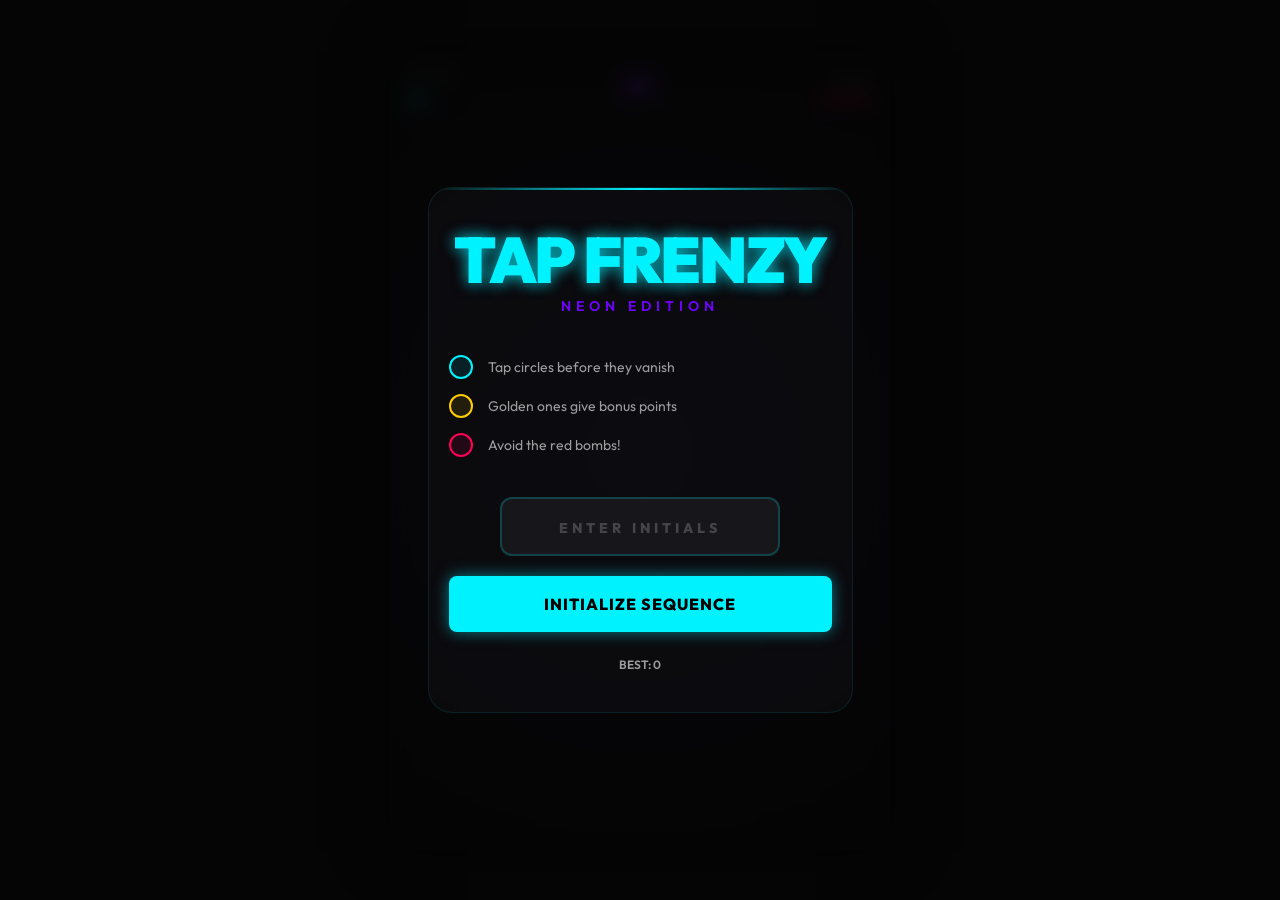
<file: index.html>
<!DOCTYPE html>
<html lang="en">
<head>
    <meta charset="UTF-8">
    <meta name="viewport" content="width=device-width, initial-scale=1.0, maximum-scale=1.0, user-scalable=no">
    <title>Tap Frenzy | Neon Edition</title>
    <link rel="preconnect" href="https://fonts.googleapis.com">
    <link rel="preconnect" href="https://fonts.gstatic.com" crossorigin>
    <link href="https://fonts.googleapis.com/css2?family=Outfit:wght@300;400;600;800&display=swap" rel="stylesheet">
    <link rel="stylesheet" href="style.css">
</head>
<body>
    <div id="game-container">
        <!-- Background Elements -->
        <div class="bg-glow"></div>
        <div class="grid-overlay"></div>

        <!-- HUD -->
        <div id="hud">
            <div class="stat-group">
                <span class="stat-label">SCORE</span>
                <span id="score" class="stat-value">0</span>
            </div>
            <div class="stat-group center">
                <span id="combo-badge" class="badge">x1</span>
                <div class="combo-container">
                    <div id="combo-bar"></div>
                </div>
            </div>
            <div class="stat-group right">
                <span class="stat-label">LIVES</span>
                <div id="lives-container" class="lives">
                    <div class="life active"></div>
                    <div class="life active"></div>
                    <div class="life active"></div>
                </div>
            </div>
        </div>

        <!-- Game Arena -->
        <div id="arena"></div>

        <!-- Screens -->
        <div id="screen-overlay" class="overlay visible">
            <!-- Start Screen -->
            <div id="start-screen" class="screen">
                <h1 class="glitch-text" data-text="TAP FRENZY">TAP FRENZY</h1>
                <p class="subtitle">NEON EDITION</p>
                
                <div class="instructions">
                    <div class="instruction-item">
                        <span class="icon standard"></span>
                        <span>Tap circles before they vanish</span>
                    </div>
                    <div class="instruction-item">
                        <span class="icon gold"></span>
                        <span>Golden ones give bonus points</span>
                    </div>
                    <div class="instruction-item">
                        <span class="icon bomb"></span>
                        <span>Avoid the red bombs!</span>
                    </div>
                </div>

                <div class="input-wrapper">
                    <input type="text" id="player-name" placeholder="ENTER INITIALS" maxlength="3">
                </div>

                <button id="start-btn" class="primary-btn">INITIALIZE SEQUENCE</button>
                
                <div class="high-score-hint">
                    BEST: <span id="best-score">0</span>
                </div>
            </div>

            <!-- Game Over Screen -->
            <div id="game-over-screen" class="screen hidden">
                <h2 class="game-over-title">SEQUENCE TERMINATED</h2>
                
                <div class="final-stats">
                    <div class="final-stat">
                        <span class="label">FINAL SCORE</span>
                        <span id="final-score" class="value">0</span>
                    </div>
                    <div class="final-stat">
                        <span class="label">MAX COMBO</span>
                        <span id="max-combo" class="value">x1</span>
                    </div>
                </div>

                <div id="leaderboard">
                    <h3>ELITE OPERATORS</h3>
                    <div id="leaderboard-list">
                        <!-- Populated by JS -->
                    </div>
                </div>

                <button id="restart-btn" class="primary-btn">REBOOT SYSTEM</button>
            </div>
        </div>
    </div>

    <script src="script.js"></script>
</body>
</html>
</file>
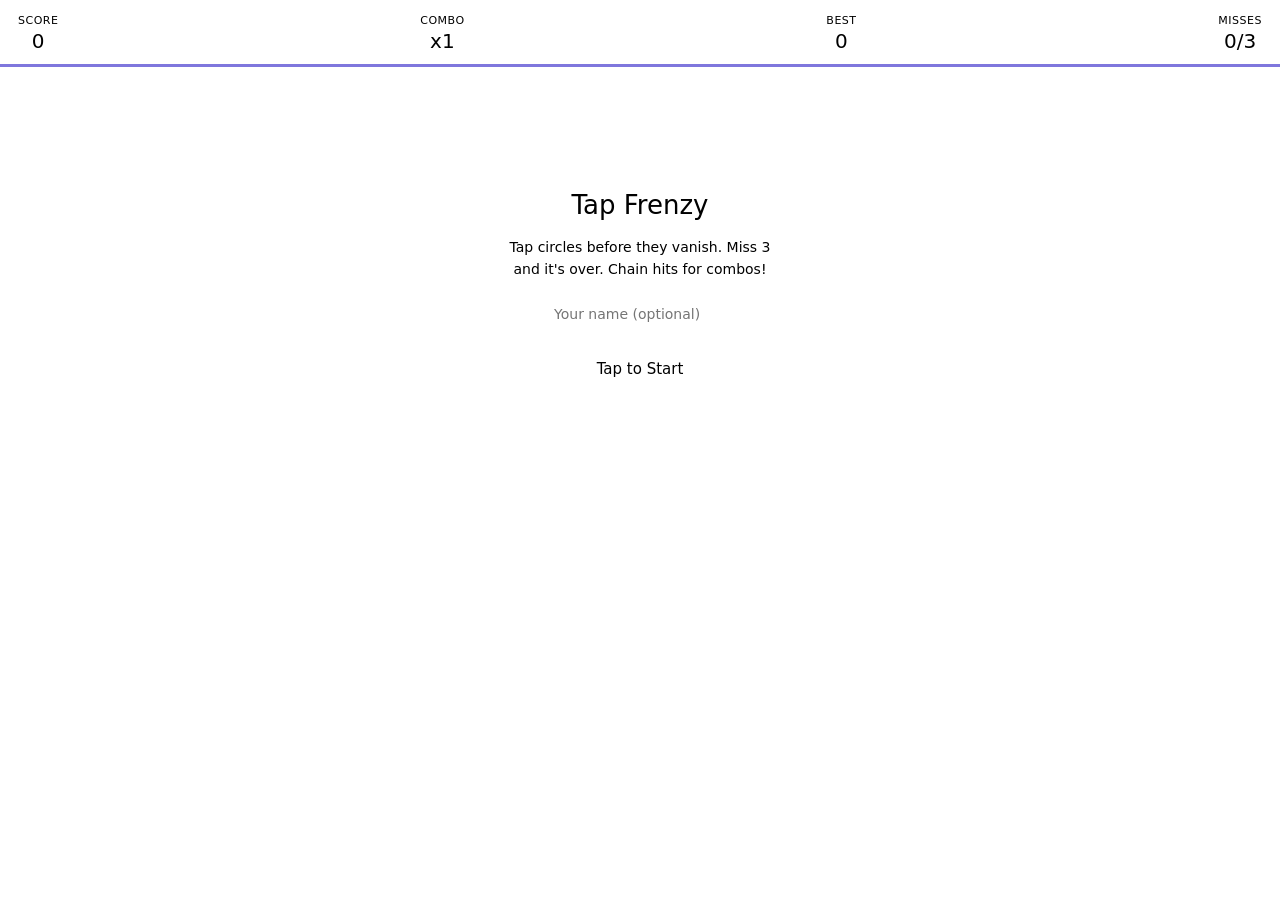
<file: tap_frenzy_game.html>
<!DOCTYPE html>
<html>
<head>
<style>
*{margin:0;padding:0;box-sizing:border-box;user-select:none;-webkit-user-select:none;}
body{font-family:var(--font-sans,system-ui);background:transparent;overflow:hidden;touch-action:manipulation;}
#game{width:100%;height:580px;position:relative;overflow:hidden;border-radius:var(--border-radius-lg,12px);border:0.5px solid var(--color-border-tertiary);}
#arena{width:100%;height:100%;position:relative;background:var(--color-background-primary);}
#hud{position:absolute;top:0;left:0;right:0;padding:14px 18px;display:flex;justify-content:space-between;align-items:center;background:var(--color-background-primary);border-bottom:0.5px solid var(--color-border-tertiary);z-index:10;}
.stat{display:flex;flex-direction:column;align-items:center;gap:2px;}
.stat-label{font-size:11px;color:var(--color-text-tertiary);letter-spacing:0.5px;text-transform:uppercase;}
.stat-val{font-size:20px;font-weight:500;color:var(--color-text-primary);}
#timer-bar{position:absolute;bottom:0;left:0;height:3px;background:#7F77DD;transition:width 0.1s linear;z-index:10;}
#target-area{position:absolute;top:54px;left:0;right:0;bottom:0;}
.target{position:absolute;border-radius:50%;display:flex;align-items:center;justify-content:center;font-size:13px;font-weight:500;cursor:pointer;transition:transform 0.1s;will-change:transform,opacity;}
.target:active{transform:scale(0.88)!important;}
.target.pop{animation:pop 0.18s ease-out forwards;}
.target.miss-anim{animation:miss 0.22s ease-out forwards;}
@keyframes pop{0%{transform:scale(1)}50%{transform:scale(1.25)}100%{transform:scale(0);opacity:0}}
@keyframes miss{0%{transform:scale(1)}100%{transform:scale(1.4);opacity:0}}
.combo-text{position:absolute;font-size:15px;font-weight:500;pointer-events:none;animation:floatUp 0.7s ease-out forwards;z-index:20;}
@keyframes floatUp{0%{opacity:1;transform:translateY(0)}100%{opacity:0;transform:translateY(-50px)}}
.ripple{position:absolute;border-radius:50%;pointer-events:none;animation:rippleAnim 0.4s ease-out forwards;}
@keyframes rippleAnim{0%{transform:scale(0.5);opacity:0.7}100%{transform:scale(2.5);opacity:0}}
#screen{position:absolute;inset:0;display:flex;flex-direction:column;align-items:center;justify-content:center;gap:16px;background:var(--color-background-primary);z-index:30;}
#screen h2{font-size:26px;font-weight:500;color:var(--color-text-primary);}
#screen p{font-size:14px;color:var(--color-text-secondary);text-align:center;max-width:280px;line-height:1.6;}
#screen button{padding:12px 32px;border-radius:var(--border-radius-md);border:0.5px solid var(--color-border-secondary);background:var(--color-background-secondary);color:var(--color-text-primary);font-size:15px;cursor:pointer;font-family:var(--font-sans);}
#screen button:hover{background:var(--color-background-tertiary);}
#combo-bar-wrap{position:absolute;left:18px;right:18px;bottom:8px;height:4px;background:var(--color-background-secondary);border-radius:2px;z-index:10;}
#combo-bar{height:100%;border-radius:2px;background:#7F77DD;width:0%;transition:width 0.1s;}
.score-row{display:flex;justify-content:space-between;width:100%;max-width:260px;font-size:13px;color:var(--color-text-secondary);}
.score-row span:last-child{color:var(--color-text-primary);font-weight:500;}
#leaderboard{width:100%;max-width:300px;border:0.5px solid var(--color-border-tertiary);border-radius:var(--border-radius-md);overflow:hidden;}
.lb-row{display:flex;align-items:center;gap:10px;padding:8px 14px;font-size:13px;border-bottom:0.5px solid var(--color-border-tertiary);}
.lb-row:last-child{border-bottom:none;}
.lb-row.me{background:var(--color-background-secondary);}
.lb-rank{font-size:13px;font-weight:500;width:20px;color:var(--color-text-secondary);}
.lb-name{flex:1;color:var(--color-text-primary);}
.lb-score{font-weight:500;color:#7F77DD;}
#name-input{padding:10px 14px;border-radius:var(--border-radius-md);border:0.5px solid var(--color-border-secondary);background:var(--color-background-secondary);color:var(--color-text-primary);font-size:14px;font-family:var(--font-sans);width:200px;outline:none;}
</style>
</head>
<body>
<div id="game">
  <div id="arena">
    <div id="hud">
      <div class="stat"><span class="stat-label">Score</span><span class="stat-val" id="score-disp">0</span></div>
      <div class="stat"><span class="stat-label">Combo</span><span class="stat-val" id="combo-disp">x1</span></div>
      <div class="stat"><span class="stat-label">Best</span><span class="stat-val" id="best-disp">0</span></div>
      <div class="stat"><span class="stat-label">Misses</span><span class="stat-val" id="misses-disp">0/3</span></div>
      <div id="timer-bar" style="width:100%"></div>
    </div>
    <div id="target-area"></div>
    <div id="combo-bar-wrap"><div id="combo-bar"></div></div>
  </div>
  <div id="screen">
    <h2>Tap Frenzy</h2>
    <p>Tap circles before they vanish. Miss 3 and it's over. Chain hits for combos!</p>
    <input id="name-input" type="text" placeholder="Your name (optional)" maxlength="16" autocomplete="off" />
    <button onclick="startGame()">Tap to Start</button>
  </div>
</div>

<script>
const COLORS = [
  {bg:'#EEEDFE',border:'#7F77DD',text:'#3C3489'},
  {bg:'#E1F5EE',border:'#1D9E75',text:'#085041'},
  {bg:'#FAECE7',border:'#D85A30',text:'#712B13'},
  {bg:'#FBEAF0',border:'#D4537E',text:'#72243E'},
  {bg:'#E6F1FB',border:'#378ADD',text:'#0C447C'},
  {bg:'#FAEEDA',border:'#BA7517',text:'#633806'},
];

let score=0,combo=1,misses=0,best=0,running=false;
let targets=[],timers=[],spawnTimer,comboTimer,comboDecay;
let playerName='';
const leaderboard=JSON.parse(localStorage.getItem('tf_lb')||'[]');

const scoreDisp=document.getElementById('score-disp');
const comboDisp=document.getElementById('combo-disp');
const bestDisp=document.getElementById('best-disp');
const missesDisp=document.getElementById('misses-disp');
const timerBar=document.getElementById('timer-bar');
const comboBar=document.getElementById('combo-bar');
const arena=document.getElementById('target-area');
const screen=document.getElementById('screen');

bestDisp.textContent=leaderboard[0]?.score||0;

function startGame(){
  playerName=document.getElementById('name-input')?.value.trim()||'You';
  screen.style.display='none';
  score=0;combo=1;misses=0;running=true;
  targets=[];timers=[];
  arena.innerHTML='';
  update();
  scheduleSpawn();
  startComboDecay();
}

function scheduleSpawn(){
  if(!running)return;
  const delay=Math.max(400,1000-score*1.5);
  spawnTimer=setTimeout(()=>{
    spawnTarget();
    scheduleSpawn();
  },delay);
}

function spawnTarget(){
  if(!running)return;
  const areaW=arena.offsetWidth,areaH=arena.offsetHeight;
  const size=Math.max(44,70-score*0.2);
  const x=Math.random()*(areaW-size);
  const y=Math.random()*(areaH-size);
  const life=Math.max(900,2000-score*8);
  const c=COLORS[Math.floor(Math.random()*COLORS.length)];
  const el=document.createElement('div');
  el.className='target';
  el.style.cssText=`left:${x}px;top:${y}px;width:${size}px;height:${size}px;background:${c.bg};border:2px solid ${c.border};color:${c.text};`;
  el.dataset.id=Date.now()+Math.random();
  arena.appendChild(el);

  const barEl=document.createElement('canvas');
  barEl.width=size;barEl.height=4;
  barEl.style.cssText=`position:absolute;bottom:0;left:0;border-radius:2px;`;
  el.appendChild(barEl);
  const ctx=barEl.getContext('2d');
  const start=Date.now();

  function drawBar(){
    const pct=1-(Date.now()-start)/life;
    ctx.clearRect(0,0,size,4);
    ctx.fillStyle=c.border;
    ctx.beginPath();ctx.roundRect(0,0,size*pct,4,2);ctx.fill();
  }

  const animId=setInterval(drawBar,30);

  el.addEventListener('pointerdown',e=>{e.stopPropagation();hitTarget(el,x+size/2,y+size/2,c,animId);},true);

  const t=setTimeout(()=>{
    if(el.parentNode){
      el.classList.add('miss-anim');
      setTimeout(()=>el.remove(),220);
      clearInterval(animId);
      registerMiss();
    }
  },life);
  timers.push({id:el.dataset.id,timer:t,animId});
}

function hitTarget(el,cx,cy,c,animId){
  if(!running||!el.parentNode)return;
  clearInterval(animId);
  const t=timers.find(t=>t.id===el.dataset.id);
  if(t){clearTimeout(t.timer);}
  el.classList.add('pop');
  setTimeout(()=>el.remove(),180);

  score+=10*combo;
  combo=Math.min(combo+1,8);
  comboBar.style.width='100%';
  resetComboDecay();
  spawnRipple(cx,cy,c);
  if(combo>1)spawnComboText(cx,cy,combo,c);
  update();
}

function registerMiss(){
  misses++;
  combo=1;
  comboBar.style.width='0%';
  update();
  if(misses>=3)endGame();
}

function spawnRipple(x,y,c){
  const r=document.createElement('div');
  r.className='ripple';
  r.style.cssText=`left:${x-30}px;top:${y-30}px;width:60px;height:60px;border:2px solid ${c.border};background:${c.bg};`;
  arena.appendChild(r);
  setTimeout(()=>r.remove(),400);
}

function spawnComboText(x,y,combo,c){
  const t=document.createElement('div');
  t.className='combo-text';
  t.textContent=`x${combo}`;
  t.style.cssText=`left:${x-15}px;top:${y-30}px;color:${c.border};`;
  arena.appendChild(t);
  setTimeout(()=>t.remove(),700);
}

function startComboDecay(){
  comboDecay=setInterval(()=>{
    if(!running)return;
    const w=parseFloat(comboBar.style.width)||0;
    const newW=w-2.5;
    if(newW<=0){combo=1;comboBar.style.width='0%';comboDisp.textContent='x1';}
    else comboBar.style.width=newW+'%';
  },60);
}

function resetComboDecay(){
  comboBar.style.width='100%';
}

function update(){
  scoreDisp.textContent=score;
  comboDisp.textContent='x'+combo;
  missesDisp.textContent=misses+'/3';
  if(score>best){best=score;bestDisp.textContent=best;}
}

function endGame(){
  running=false;
  clearTimeout(spawnTimer);
  clearInterval(comboDecay);
  timers.forEach(t=>{clearTimeout(t.timer);clearInterval(t.animId);});
  arena.querySelectorAll('.target').forEach(el=>el.remove());

  if(playerName){
    leaderboard.push({name:playerName,score});
    leaderboard.sort((a,b)=>b.score-a.score);
    leaderboard.splice(5);
    localStorage.setItem('tf_lb',JSON.stringify(leaderboard));
  }

  const myRank=leaderboard.findIndex(e=>e.name===playerName&&e.score===score)+1;

  screen.innerHTML=`
    <h2>Game Over</h2>
    <div style="display:flex;flex-direction:column;gap:6px;width:100%;max-width:260px;">
      <div class="score-row"><span>Your score</span><span>${score}</span></div>
      <div class="score-row"><span>Best ever</span><span>${leaderboard[0]?.score||score}</span></div>
      <div class="score-row"><span>Your rank</span><span>#${myRank||'—'}</span></div>
    </div>
    <div id="leaderboard">
      <div class="lb-row" style="background:var(--color-background-secondary);font-weight:500;font-size:12px;color:var(--color-text-secondary);">
        <span class="lb-rank">#</span><span class="lb-name">Player</span><span class="lb-score">Score</span>
      </div>
      ${leaderboard.map((e,i)=>`<div class="lb-row${e.name===playerName&&e.score===score?' me':''}"><span class="lb-rank">${i+1}</span><span class="lb-name">${e.name}</span><span class="lb-score">${e.score}</span></div>`).join('')}
    </div>
    <button onclick="restartGame()">Play Again</button>
  `;
  screen.style.display='flex';
}

function restartGame(){
  screen.innerHTML=`
    <h2>Tap Frenzy</h2>
    <p>Tap circles before they vanish. Miss 3 and it's over. Chain hits for combos!</p>
    <input id="name-input" type="text" placeholder="Your name (optional)" maxlength="16" autocomplete="off" value="${playerName}" />
    <button onclick="startGame()">Tap to Start</button>
  `;
  screen.style.display='flex';
}
</script>
</body>
</html>
</file>
<file: style.css>
:root {
    /* Color Palette - Premium Neon Cyberpunk */
    --color-bg: #050505;
    --color-surface: rgba(20, 20, 25, 0.8);
    --color-primary: #00f2ff; /* Cyan */
    --color-secondary: #7000ff; /* Purple */
    --color-accent: #ff0055; /* Pink/Red for bombs */
    --color-gold: #ffcc00; /* Gold */
    --color-text: #ffffff;
    --color-text-dim: rgba(255, 255, 255, 0.6);
    
    --shadow-primary: 0 0 15px rgba(0, 242, 255, 0.5);
    --shadow-secondary: 0 0 15px rgba(112, 0, 255, 0.5);
    --shadow-accent: 0 0 15px rgba(255, 0, 85, 0.5);
    --shadow-gold: 0 0 15px rgba(255, 204, 0, 0.5);
    
    --font-main: 'Outfit', sans-serif;
    --transition-fast: 0.2s ease;
    --transition-med: 0.4s cubic-bezier(0.175, 0.885, 0.32, 1.275);
}

* {
    margin: 0;
    padding: 0;
    box-sizing: border-box;
    user-select: none;
    -webkit-tap-highlight-color: transparent;
}

body {
    background-color: var(--color-bg);
    color: var(--color-text);
    font-family: var(--font-main);
    height: 100vh;
    width: 100vw;
    overflow: hidden;
    display: flex;
    justify-content: center;
    align-items: center;
}

#game-container {
    position: relative;
    width: 100%;
    height: 100%;
    max-width: 500px;
    max-height: 800px;
    background: radial-gradient(circle at center, #1a1a2e 0%, #050505 100%);
    overflow: hidden;
    box-shadow: 0 0 50px rgba(0, 0, 0, 0.5);
}

/* Background Effects */
.bg-glow {
    position: absolute;
    top: 50%;
    left: 50%;
    transform: translate(-50%, -50%);
    width: 150%;
    height: 150%;
    background: radial-gradient(circle at center, rgba(112, 0, 255, 0.1) 0%, transparent 70%);
    pointer-events: none;
    z-index: 1;
}

.grid-overlay {
    position: absolute;
    inset: 0;
    background-image: 
        linear-gradient(rgba(0, 242, 255, 0.05) 1px, transparent 1px),
        linear-gradient(90deg, rgba(0, 242, 255, 0.05) 1px, transparent 1px);
    background-size: 30px 30px;
    pointer-events: none;
    z-index: 2;
}

/* HUD */
#hud {
    position: absolute;
    top: 0;
    left: 0;
    right: 0;
    height: 80px;
    padding: 20px;
    display: flex;
    justify-content: space-between;
    align-items: center;
    z-index: 100;
    background: linear-gradient(to bottom, rgba(5, 5, 5, 0.8), transparent);
}

.stat-group {
    display: flex;
    flex-direction: column;
}

.stat-group.center {
    align-items: center;
    flex: 1;
    margin: 0 20px;
}

.stat-group.right {
    align-items: flex-end;
}

.stat-label {
    font-size: 10px;
    font-weight: 800;
    letter-spacing: 2px;
    color: var(--color-text-dim);
    margin-bottom: 4px;
}

.stat-value {
    font-size: 24px;
    font-weight: 800;
    color: var(--color-primary);
    text-shadow: var(--shadow-primary);
}

.badge {
    background: var(--color-secondary);
    color: white;
    padding: 2px 8px;
    border-radius: 4px;
    font-size: 12px;
    font-weight: 800;
    margin-bottom: 6px;
    box-shadow: var(--shadow-secondary);
}

.combo-container {
    width: 100%;
    height: 4px;
    background: rgba(255, 255, 255, 0.1);
    border-radius: 2px;
    overflow: hidden;
}

#combo-bar {
    height: 100%;
    width: 0%;
    background: var(--color-secondary);
    box-shadow: var(--shadow-secondary);
    transition: width 0.1s linear;
}

.lives {
    display: flex;
    gap: 6px;
}

.life {
    width: 12px;
    height: 12px;
    border-radius: 50%;
    background: rgba(255, 255, 255, 0.1);
    border: 1px solid rgba(255, 255, 255, 0.2);
    transition: all var(--transition-fast);
}

.life.active {
    background: var(--color-accent);
    box-shadow: var(--shadow-accent);
    border-color: transparent;
}

/* Game Arena */
#arena {
    position: absolute;
    inset: 0;
    z-index: 10;
}

/* Targets */
.target {
    position: absolute;
    border-radius: 50%;
    display: flex;
    justify-content: center;
    align-items: center;
    cursor: pointer;
    transform: scale(0);
    animation: target-spawn 0.3s cubic-bezier(0.175, 0.885, 0.32, 1.275) forwards;
    will-change: transform, opacity;
}

.target::after {
    content: '';
    position: absolute;
    inset: -5px;
    border-radius: 50%;
    border: 2px solid inherit;
    opacity: 0.3;
    animation: target-pulse 1.5s infinite;
}

.target.standard {
    border: 3px solid var(--color-primary);
    background: rgba(0, 242, 255, 0.1);
    box-shadow: var(--shadow-primary);
}

.target.gold {
    border: 3px solid var(--color-gold);
    background: rgba(255, 204, 0, 0.1);
    box-shadow: var(--shadow-gold);
}

.target.bomb {
    border: 3px solid var(--color-accent);
    background: rgba(255, 0, 85, 0.1);
    box-shadow: var(--shadow-accent);
}

@keyframes target-spawn {
    to { transform: scale(1); }
}

@keyframes target-pulse {
    0% { transform: scale(1); opacity: 0.5; }
    100% { transform: scale(1.3); opacity: 0; }
}

/* Overlays & Screens */
#screen-overlay {
    position: absolute;
    inset: 0;
    background: rgba(5, 5, 5, 0.9);
    backdrop-filter: blur(10px);
    display: flex;
    justify-content: center;
    align-items: center;
    z-index: 200;
    opacity: 0;
    pointer-events: none;
    transition: opacity var(--transition-med);
}

#screen-overlay.visible {
    opacity: 1;
    pointer-events: auto;
}

.screen {
    width: 85%;
    display: flex;
    flex-direction: column;
    align-items: center;
    text-align: center;
    padding: 40px 20px;
    border: 1px solid rgba(0, 242, 255, 0.1);
    background: rgba(20, 20, 25, 0.4);
    border-radius: 24px;
    position: relative;
    overflow: hidden;
}

.screen::before {
    content: '';
    position: absolute;
    top: 0;
    left: 0;
    width: 100%;
    height: 2px;
    background: linear-gradient(90deg, transparent, var(--color-primary), transparent);
    animation: scanning 3s linear infinite;
}

@keyframes scanning {
    0% { top: 0; opacity: 0; }
    10% { opacity: 1; }
    90% { opacity: 1; }
    100% { top: 100%; opacity: 0; }
}

.hidden {
    display: none !important;
}

h1 {
    font-size: 64px;
    font-weight: 900;
    letter-spacing: -2px;
    color: var(--color-primary);
    text-shadow: var(--shadow-primary);
    margin-bottom: 5px;
    line-height: 1;
}

.subtitle {
    font-size: 14px;
    font-weight: 600;
    letter-spacing: 5px;
    color: var(--color-secondary);
    margin-bottom: 40px;
}

.instructions {
    width: 100%;
    margin-bottom: 40px;
    display: flex;
    flex-direction: column;
    gap: 15px;
}

.instruction-item {
    display: flex;
    align-items: center;
    gap: 15px;
    font-size: 14px;
    color: var(--color-text-dim);
    text-align: left;
}

.icon {
    width: 24px;
    height: 24px;
    border-radius: 50%;
    flex-shrink: 0;
}

.icon.standard { border: 2px solid var(--color-primary); background: rgba(0, 242, 255, 0.1); }
.icon.gold { border: 2px solid var(--color-gold); background: rgba(255, 204, 0, 0.1); }
.icon.bomb { border: 2px solid var(--color-accent); background: rgba(255, 0, 85, 0.1); }

.input-wrapper {
    width: 100%;
    margin-bottom: 20px;
}

input#player-name {
    width: 100%;
    max-width: 280px;
    background: rgba(255, 255, 255, 0.05);
    border: 2px solid rgba(0, 242, 255, 0.2);
    border-radius: 12px;
    padding: 16px;
    color: white;
    font-family: var(--font-main);
    font-size: 18px;
    font-weight: 800;
    text-align: center;
    outline: none;
    transition: all var(--transition-fast);
    letter-spacing: 2px;
}

input#player-name::placeholder {
    color: rgba(255, 255, 255, 0.2);
    font-size: 14px;
    letter-spacing: 4px;
}

input#player-name:focus {
    border-color: var(--color-primary);
    background: rgba(0, 242, 255, 0.1);
    box-shadow: var(--shadow-primary);
}

.primary-btn {
    width: 100%;
    background: var(--color-primary);
    border: none;
    border-radius: 8px;
    padding: 18px;
    color: #000;
    font-family: var(--font-main);
    font-size: 16px;
    font-weight: 800;
    letter-spacing: 1px;
    cursor: pointer;
    transition: all var(--transition-fast);
    box-shadow: var(--shadow-primary);
}

.primary-btn:hover {
    transform: translateY(-2px);
    filter: brightness(1.1);
}

.primary-btn:active {
    transform: translateY(1px);
}

.high-score-hint {
    margin-top: 25px;
    font-size: 12px;
    font-weight: 600;
    color: var(--color-text-dim);
}

/* Game Over Styles */
.game-over-title {
    color: var(--color-accent);
    text-shadow: var(--shadow-accent);
    margin-bottom: 30px;
}

.final-stats {
    display: flex;
    gap: 30px;
    margin-bottom: 40px;
}

.final-stat {
    display: flex;
    flex-direction: column;
}

.final-stat .label {
    font-size: 10px;
    font-weight: 800;
    color: var(--color-text-dim);
    margin-bottom: 5px;
}

.final-stat .value {
    font-size: 28px;
    font-weight: 800;
    color: var(--color-text);
}

#leaderboard {
    width: 100%;
    margin-bottom: 40px;
    background: rgba(255, 255, 255, 0.03);
    border-radius: 12px;
    padding: 20px;
}

#leaderboard h3 {
    font-size: 12px;
    letter-spacing: 2px;
    color: var(--color-text-dim);
    margin-bottom: 15px;
}

#leaderboard-list {
    display: flex;
    flex-direction: column;
    gap: 10px;
}

.leaderboard-item {
    display: flex;
    justify-content: space-between;
    font-size: 14px;
    padding-bottom: 8px;
    border-bottom: 1px solid rgba(255, 255, 255, 0.05);
}

.leaderboard-item:last-child {
    border-bottom: none;
}

.leaderboard-item .rank { color: var(--color-secondary); font-weight: 800; margin-right: 10px; }
.leaderboard-item .name { flex: 1; text-align: left; font-weight: 600; }
.leaderboard-item .score { font-weight: 800; color: var(--color-primary); }

/* Particle/Effect Classes */
.floating-text {
    position: absolute;
    pointer-events: none;
    font-weight: 800;
    z-index: 50;
    animation: float-up 0.8s ease-out forwards;
}

@keyframes float-up {
    0% { transform: translateY(0); opacity: 1; }
    100% { transform: translateY(-50px); opacity: 0; }
}

.ripple-effect {
    position: absolute;
    border-radius: 50%;
    pointer-events: none;
    z-index: 5;
    animation: ripple-anim 0.5s ease-out forwards;
}

@keyframes ripple-anim {
    0% { transform: scale(0.5); opacity: 0.8; border-width: 4px; }
    100% { transform: scale(2); opacity: 0; border-width: 0px; }
}

.shake {
    animation: shake-anim 0.4s cubic-bezier(.36,.07,.19,.97) both;
}

@keyframes shake-anim {
    10%, 90% { transform: translate3d(-1px, 0, 0); }
    20%, 80% { transform: translate3d(2px, 0, 0); }
    30%, 50%, 70% { transform: translate3d(-4px, 0, 0); }
    40%, 60% { transform: translate3d(4px, 0, 0); }
}

/* Glitch Effect */
.glitch-text {
    position: relative;
}

.glitch-text::before,
.glitch-text::after {
    content: attr(data-text);
    position: absolute;
    top: 0;
    left: 0;
    width: 100%;
    height: 100%;
    opacity: 0.8;
}

.glitch-text::before {
    color: var(--color-primary);
    z-index: -1;
    animation: glitch-anim-1 2s infinite linear alternate-reverse;
}

.glitch-text::after {
    color: var(--color-accent);
    z-index: -2;
    animation: glitch-anim-2 2s infinite linear alternate-reverse;
}

@keyframes glitch-anim-1 {
    0% { clip-path: inset(20% 0 30% 0); transform: translate(-2px, -1px); }
    100% { clip-path: inset(50% 0 10% 0); transform: translate(2px, 1px); }
}

@keyframes glitch-anim-2 {
    0% { clip-path: inset(60% 0 10% 0); transform: translate(2px, 1px); }
    100% { clip-path: inset(10% 0 70% 0); transform: translate(-2px, -1px); }
}
</file>
